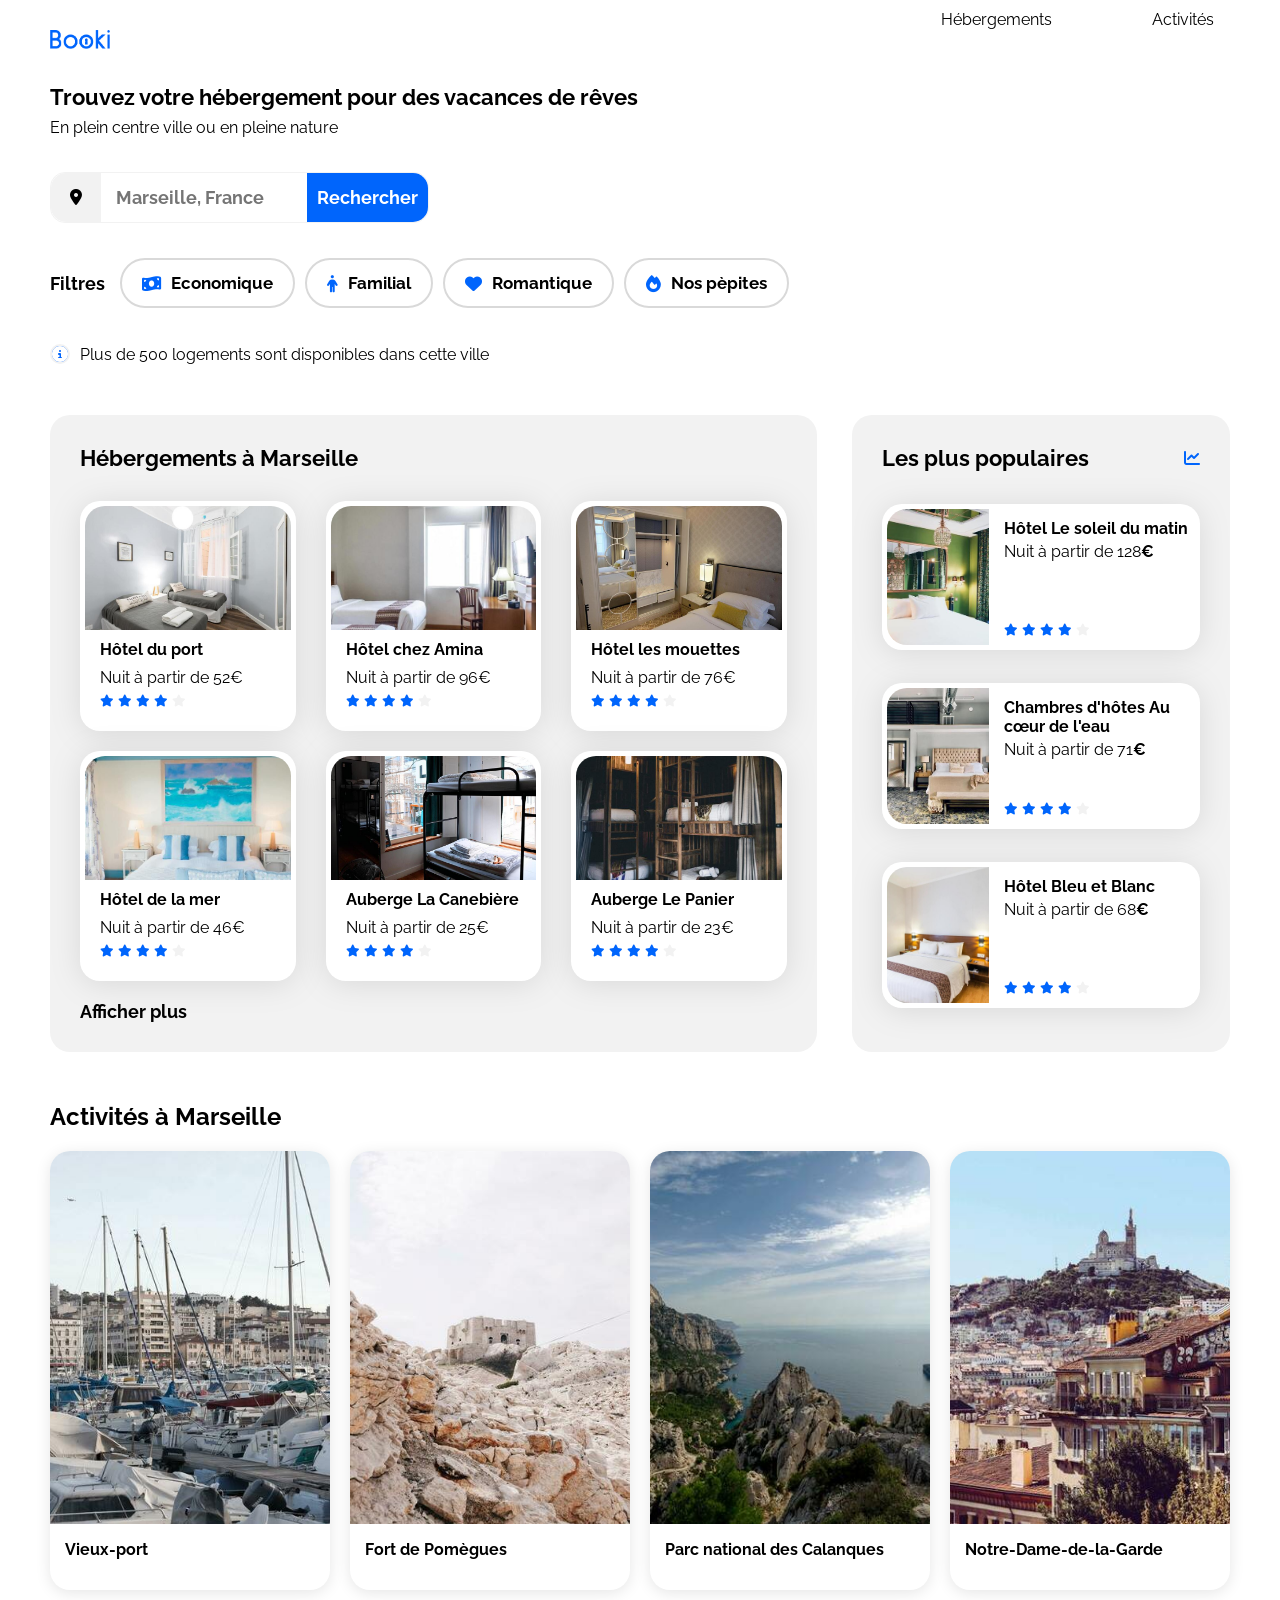
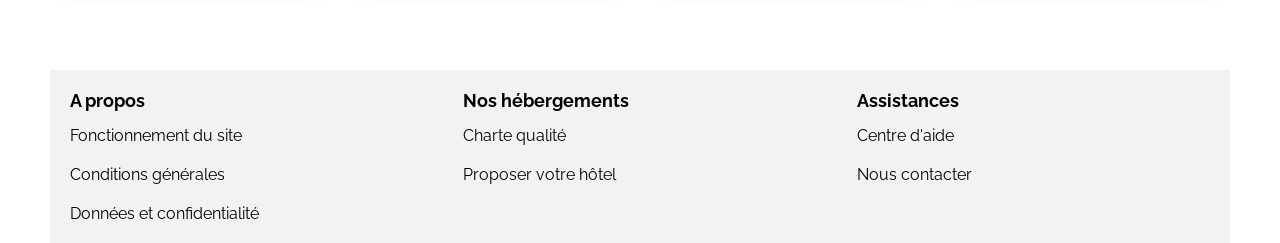
<file: index.html>
<!DOCTYPE html>
<html lang="fr">

<head>
    <meta charset="UTF-8">
    <meta name="viewport" content="width=device-width, initial-scale=1.0">
    <title>Booki</title>
    <link rel="preconnect" href="https://fonts.googleapis.com">
    <link rel="preconnect" href="https://fonts.gstatic.com" crossorigin>
    <link href="https://fonts.googleapis.com/css2?family=Raleway:wght@400;500;700&display=swap" rel="stylesheet">
    <link rel="stylesheet" href="https://cdnjs.cloudflare.com/ajax/libs/font-awesome/6.2.1/css/all.min.css"
        integrity="sha512-MV7K8+y+gLIBoVD59lQIYicR65iaqukzvf/nwasF0nqhPay5w/9lJmVM2hMDcnK1OnMGCdVK+iQrJ7lzPJQd1w=="
        crossorigin="anonymous" referrerpolicy="no-referrer">
    <link rel="stylesheet" href="style.css">
</head>

<body>
    <div class="main-container">

        <header>
            <nav>
                <img src="images/logo/Booki.png" alt="Logo Booki" id="logo">
                <ul id="menu">
                    <li><a href="#hebergement">Hébergements</a></li>
                    <li><a href="#activite">Activités</a></li>
                </ul>
            </nav>

            <div class="entete">
                <h1>Trouvez votre hébergement pour des vacances de rêves</h1>
                <p>En plein centre ville ou en pleine nature</p>
            </div>

            <div id="recherche">
                <i class="fa-solid fa-location-dot"></i>
                <form action="/recherche" method="get">
                    <label for="search"></label>
                    <input type="text" id="search" name="q" placeholder="Marseille, France">
                </form>
                <button class="recherche" type="submit">
                        <span class="pasLoupe">Rechercher</span>
                        <span class="loupe">
                            <i class="fa-solid fa-magnifying-glass"></i>
                        </span>
                </button>
            </div>

            <div id="filtre">
                <h2>Filtres</h2>
                <ul id="listeFiltre">
                    <li class="buttonFiltre">
                        <button>
                            <i class="fa-solid fa-money-bill-wave"></i>Economique
                        </button>
                    </li>
                    <li class="buttonFiltre">
                        <button>
                            <i class="fa-solid fa-person"></i>Familial
                        </button>
                    </li>
                    <li class="buttonFiltre">
                        <button>
                            <i class="fa-solid fa-heart"></i>Romantique
                        </button>
                    </li>
                    <li class="buttonFiltre">
                        <button>
                            <i class="fa-solid fa-fire"></i>Nos pèpites
                        </button>
                    </li>
                </ul>
            </div>

            <div id="info">
                <i class="fa-solid fa-circle-info"></i>
                <p>Plus de 500 logements sont disponibles dans cette ville</p>
            </div>
        </header>

        <main>
            <div class="hebergements-and-populaires">

                <section class="hebergements" id="hebergement">
                    <h2 class="section-title">Hébergements à Marseille</h2>

                    <div class="hebergements-cards">
                        <a href="#">
                            <article class="card">
                                <img src="images/hebergements/fred-kleber.jpg" alt="Hôtel du port">
                                <div class="card-content">
                                    <h3 class="card-title">Hôtel du port</h3>
                                    <p class="card-subtitle">Nuit à partir de 52€</p>
                                    <div class="card-rating">
                                        <i class="fa-xs fa-solid fa-star" aria-hidden="true"></i>
                                        <i class="fa-xs fa-solid fa-star" aria-hidden="true"></i>
                                        <i class="fa-xs fa-solid fa-star" aria-hidden="true"></i>
                                        <i class="fa-xs fa-solid fa-star" aria-hidden="true"></i>
                                        <i class="fa-xs fa-solid fa-star neutral-star" aria-hidden="true"></i>
                                        <span class="sr-only">Note de 4 sur 5</span>
                                    </div>
                                </div>
                            </article>
                        </a>
                        <a href="#">
                            <article class="card">
                                <img src="images/hebergements/febrian-zakaria.jpg" alt="Hôtel Chez Amina">
                                <div class="card-content">
                                    <h3 class="card-title">Hôtel chez Amina</h3>
                                    <p class="card-subtitle">Nuit à partir de 96€</p>
                                    <div class="card-rating">
                                        <i class="fa-xs fa-solid fa-star" aria-hidden="true"></i>
                                        <i class="fa-xs fa-solid fa-star" aria-hidden="true"></i>
                                        <i class="fa-xs fa-solid fa-star" aria-hidden="true"></i>
                                        <i class="fa-xs fa-solid fa-star" aria-hidden="true"></i>
                                        <i class="fa-xs fa-solid fa-star neutral-star" aria-hidden="true"></i>
                                        <span class="sr-only">Note de 4 sur 5</span>
                                    </div>
                                </div>
                            </article>
                        </a>
                        <a href="#">
                            <article class="card">
                                <img src="images/hebergements/reisetopia.jpg" alt="Hôtel Les mouettes">
                                <div class="card-content">
                                    <h3 class="card-title">Hôtel les mouettes</h3>
                                    <p class="card-subtitle">Nuit à partir de 76€</p>
                                    <div class="card-rating">
                                        <i class="fa-xs fa-solid fa-star" aria-hidden="true"></i>
                                        <i class="fa-xs fa-solid fa-star" aria-hidden="true"></i>
                                        <i class="fa-xs fa-solid fa-star" aria-hidden="true"></i>
                                        <i class="fa-xs fa-solid fa-star" aria-hidden="true"></i>
                                        <i class="fa-xs fa-solid fa-star neutral-star" aria-hidden="true"></i>
                                        <span class="sr-only">Note de 4 sur 5</span>
                                    </div>
                                </div>
                            </article>
                        </a>
                        <a href="#">
                            <article class="card">
                                <img src="images/hebergements/annie-spratt.jpg" alt="Hôtel de la mer">
                                <div class="card-content">
                                    <h3 class="card-title">Hôtel de la mer</h3>
                                    <p class="card-subtitle">Nuit à partir de 46€</p>
                                    <div class="card-rating">
                                        <i class="fa-xs fa-solid fa-star" aria-hidden="true"></i>
                                        <i class="fa-xs fa-solid fa-star" aria-hidden="true"></i>
                                        <i class="fa-xs fa-solid fa-star" aria-hidden="true"></i>
                                        <i class="fa-xs fa-solid fa-star" aria-hidden="true"></i>
                                        <i class="fa-xs fa-solid fa-star neutral-star" aria-hidden="true"></i>
                                        <span class="sr-only">Note de 4 sur 5</span>
                                    </div>
                                </div>
                            </article>
                        </a>
                        <a href="#">
                            <article class="card">
                                <img src="images/hebergements/marcus-loke.jpg" alt="Auberge La Canebière">
                                <div class="card-content">
                                    <h3 class="card-title">Auberge La Canebière</h3>
                                    <p class="card-subtitle">Nuit à partir de 25€</p>
                                    <div class="card-rating">
                                        <i class="fa-xs fa-solid fa-star" aria-hidden="true"></i>
                                        <i class="fa-xs fa-solid fa-star" aria-hidden="true"></i>
                                        <i class="fa-xs fa-solid fa-star" aria-hidden="true"></i>
                                        <i class="fa-xs fa-solid fa-star" aria-hidden="true"></i>
                                        <i class="fa-xs fa-solid fa-star neutral-star" aria-hidden="true"></i>
                                        <span class="sr-only">Note de 4 sur 5</span>
                                    </div>
                                </div>
                            </article>
                        </a>
                        <a href="#">
                            <article class="card">
                                <img src="images/hebergements/nicate-lee.jpg" alt="Auberge Le Panier">
                                <div class="card-content">
                                    <h3 class="card-title">Auberge Le Panier</h3>
                                    <p class="card-subtitle">Nuit à partir de 23€</p>
                                    <div class="card-rating">
                                        <i class="fa-xs fa-solid fa-star" aria-hidden="true"></i>
                                        <i class="fa-xs fa-solid fa-star" aria-hidden="true"></i>
                                        <i class="fa-xs fa-solid fa-star" aria-hidden="true"></i>
                                        <i class="fa-xs fa-solid fa-star" aria-hidden="true"></i>
                                        <i class="fa-xs fa-solid fa-star neutral-star" aria-hidden="true"></i>
                                        <span class="sr-only">Note de 4 sur 5</span>
                                    </div>
                                </div>
                            </article>
                        </a>
                    </div>

                    <a id="AfficherPlus" href="#">Afficher plus</a>
                </section>

                <section class="populaires">
                    <div class="populaires-title">
                        <h2 class="section-title">Les plus populaires</h2>
                        <i class="fa-solid fa-chart-line" aria-hidden="true"></i>
                    </div>

                    <div class="populaires-cards">
                        <a href="#">
                            <article class="card">
                                <img src="images/hebergements/emile-guillemot.jpg" alt="Hôtel Le soleil du matin">
                                <div class="card-content">
                                    <div class="card-txt">
                                        <h3 class="card-title">Hôtel Le soleil du matin</h3>
                                        <p class="card-subtitle">Nuit à partir de 128<span class="euro">€</span></p>
                                    </div>
                                    <div class="card-rating">
                                        <i class="fa-xs fa-solid fa-star" aria-hidden="true"></i>
                                        <i class="fa-xs fa-solid fa-star" aria-hidden="true"></i>
                                        <i class="fa-xs fa-solid fa-star" aria-hidden="true"></i>
                                        <i class="fa-xs fa-solid fa-star" aria-hidden="true"></i>
                                        <i class="fa-xs fa-solid fa-star neutral-star" aria-hidden="true"></i>
                                        <span class="sr-only">Note de 4 sur 5</span>
                                    </div>
                                </div>
                            </article>
                        </a>
                        <a href="#">
                            <article class="card">
                                <img src="images/hebergements/aw-creative.jpg" alt="Chambres d'hôtes Au cœur de l'eau">
                                <div class="card-content">
                                    <div class="card-txt">
                                        <h3 class="card-title">Chambres d'hôtes Au cœur de l'eau</h3>
                                        <p class="card-subtitle">Nuit à partir de 71<span class="euro">€</span></p>
                                    </div>
                                    <div class="card-rating">
                                        <i class="fa-xs fa-solid fa-star" aria-hidden="true"></i>
                                        <i class="fa-xs fa-solid fa-star" aria-hidden="true"></i>
                                        <i class="fa-xs fa-solid fa-star" aria-hidden="true"></i>
                                        <i class="fa-xs fa-solid fa-star" aria-hidden="true"></i>
                                        <i class="fa-xs fa-solid fa-star neutral-star" aria-hidden="true"></i>
                                        <span class="sr-only">Note de 4 sur 5</span>
                                    </div>
                                </div>
                            </article>
                        </a>
                        <a href="#">
                            <article class="card">
                                <img src="images/hebergements/febrian-zakaria2.jpg" alt="Hôtel Bleu et Blanc">
                                <div class="card-content">
                                    <div class="card-txt">
                                        <h3 class="card-title">Hôtel Bleu et Blanc</h3>
                                        <p class="card-subtitle">Nuit à partir de 68<span class="euro">€</span></p>
                                    </div>
                                    <div class="card-rating">
                                        <i class="fa-xs fa-solid fa-star" aria-hidden="true"></i>
                                        <i class="fa-xs fa-solid fa-star" aria-hidden="true"></i>
                                        <i class="fa-xs fa-solid fa-star" aria-hidden="true"></i>
                                        <i class="fa-xs fa-solid fa-star" aria-hidden="true"></i>
                                        <i class="fa-xs fa-solid fa-star neutral-star" aria-hidden="true"></i>
                                        <span class="sr-only">Note de 4 sur 5</span>
                                    </div>
                                </div>
                            </article>
                        </a>
                    </div>
                </section>

            </div>

            <section class="activites" id="activite">
                <h2>Activités à Marseille</h2>
                <div class="activites-cards">
                    <a href="#">
                        <article class="cardAct">
                            <img src="images/activites/reno-laithienne.jpg" alt="Photo du Vieux-port">
                            <div class="card-content">
                                <h3 class="card-title">Vieux-port</h3>
                            </div>
                        </article>
                    </a>
                    <a href="#">
                        <article class="cardAct">
                            <img src="images/activites/paul-hermann.jpg" alt="Photo du fort de Pomègues">
                            <div class="card-content">
                                <h3 class="card-title">Fort de Pomègues</h3>
                            </div>
                        </article>
                    </a>
                    <a href="#">
                        <article class="cardAct">
                            <img src="images/activites/kilyan-sockalingum.jpg" alt="Photo du Parc national des Calanques">
                            <div class="card-content">
                                <h3 class="card-title">Parc national des Calanques</h3>
                            </div>
                        </article>
                    </a>
                    <a href="#">
                        <article class="cardAct">
                            <img src="images/activites/florian-wehde.jpg" alt="Photo de Notre-dame-de-la-Garde">
                            <div class="card-content">
                                <h3 class="card-title">Notre-Dame-de-la-Garde</h3>
                            </div>
                        </article>
                    </a>
                </div>
            </section>
        </main>

        <footer>
            <section>
                <h2>A propos</h2>
                <ul>
                    <li><a href="#">Fonctionnement du site</a></li>
                    <li><a href="#">Conditions générales</a></li>
                    <li><a href="#">Données et confidentialité</a></li>
                </ul>
            </section>
            <section>
                <h2>Nos hébergements</h2>
                <ul>
                    <li><a href="#">Charte qualité</a></li>
                    <li><a href="#">Proposer votre hôtel</a></li>
                </ul>
            </section>
            <section>
                <h2>Assistances</h2>
                <ul>
                    <li><a href="#">Centre d'aide</a></li>
                    <li><a href="#">Nous contacter</a></li>
                </ul>
            </section>
        </footer>

    </div>
</body>

</html>
</file>
<file: style.css>
/****** General ***********/
:root {
    --main-color: #0065FC;
    --main-bg-color: #F2F2F2;
    --filter-bg-color: #DEEBFF;
}

* {
    font-family: 'Raleway', sans-serif;
}

body {
    display: flex;
    justify-content: center;
    margin: 0;
}

a {
    color: inherit;
    text-decoration: none;
}

h1 {
    margin: 0;
    font-weight: 700;
    font-size: 22px;
    padding-bottom: 8px;
}

.fa-solid {
    color: var(--main-color);
}

html {
    scroll-behavior: smooth;
}

/****** Layout principal ***********/
.main-container {
    width: 100%;
    max-width: 1440px;
    padding: 0 50px;
    box-sizing: border-box;
    min-width: 320px;
}


/****** Composants partagés ***********/
.section-title {
    margin: 0;
    font-size: 22px;
}

.card {
    background-color: white;
    border-radius: 20px;
    padding: 5px;
    filter: drop-shadow(0px 3px 15px rgba(0, 0, 0, 0.1));
}

.card img {
    width: 100%;
    object-fit: cover;
}

.card-title {
    font-size: 16px;
}

.euro {
    font-weight: 700;
}

.neutral-star {
    color: var(--main-bg-color);
}


/****** Navigation ***********/
nav {
    display: flex;
    justify-content: space-between;
    margin-bottom: 35px;
}

#logo {
    max-height: 19px;
    margin: 30px 50px 0 0;
}

#menu {
    list-style: none;
    display: flex;
    gap: 68px;
    margin: 0;
    padding: 0;
}

#menu a {
    display: flex;
    align-items: center;
    height: 35px;
    padding: 0 16px;
}

#menu li{
    border-top: solid 2px white;
}

#menu li:hover {
    color: var(--main-color);
    border-top: 2px solid var(--main-color);
    box-sizing: border-box;
}


/****** Header ***********/
header {
    margin-bottom: 35px;
}

.entete p {
    font-size: 16px;
    font-weight: 400;
    margin: 0;
}


/****** Barre de recherche ***********/
#recherche {
    display: inline-flex;
    border: 1px solid var(--main-bg-color);
    border-radius: 15px;
    margin: 35px 0;
    justify-content: space-between;
    width: 377px;
}


.fa-location-dot {
    background-color: var(--main-bg-color);
    border-radius: 15px 0 0 15px;
    width: 50px;
    height: 49px;
    display: flex;
    justify-content: center;
    align-items: center;
    color: black;
}

form {
    display: flex;
}

#search {
    border: none;
    font-size: 18px;
    font-weight: 700;
    outline: none;
    width: 177px;
}

button.recherche {
    background-color: var(--main-color);
    border-radius: 0 15px 15px 0;
    height: 49px;
    border: none;
    color: white;
    font-weight: 700;
    font-size: 18px;
    padding: 10px;
    padding-left: 0;
    cursor: pointer;
}

button.recherche:hover {
    box-shadow: 0px 0.1em 0.2em rgb(45 35 66 / 40%), 0px 0.4em 0.7em -0.1em rgb(45 35 66 / 30%), inset 0px -0.1em 0px #04106b;
}

.loupe {
    display: none;
}

.fa-magnifying-glass{
    color: white;
}

.pasLoupe {
    margin: 0;
    padding-left: 10px;
}


/****** Filtres ***********/
#filtre {
    display: flex;
    align-items: center;
    flex-wrap: wrap;
}

#filtre h2 {
    font-size: 18px;
    font-weight: 700;
    margin-right: 15px;
}

#listeFiltre {
    list-style: none;
    display: flex;
    gap: 10px;
    padding: 0;
    margin: 0;
}

.buttonFiltre button {
    display: inline-flex;
    align-items: center;
    height: 50px;
    padding: 0 20px;
    border: 2px solid #D9D9D9;
    border-radius: 50px;
    background-color: white;
    font-size: 17px;
    font-weight: 700;
    cursor: pointer;
    width: 100%;
    gap: 10px;
}

.buttonFiltre button:hover {
    background-color: var(--filter-bg-color);
}

#info {
    display: inline-flex;
    align-items: center;
    gap: 10px;
    margin-top: 20px;
}

.fa-circle-info {
    border-radius: 50%;
    background-color: var(--main-color);
    color: white !important;
    border: 2px solid var(--main-bg-color);
}


/****** Hébergements & Populaires ***********/
.hebergements-and-populaires {
    display: flex;
    justify-content: space-between;
}

.hebergements-and-populaires section {
    background-color: var(--main-bg-color);
    border-radius: 20px;
    padding: 30px;
    box-sizing: border-box;
}


/****** Hébergements ***********/
.hebergements {
    width: 65%;
}

.hebergements-cards {
    display: grid;
    grid-template-columns: repeat(3, 1fr);
    gap: 30px;
    margin-top: 30px;
}

.hebergements-cards a {
    display: block;
    min-width: 0;
}

.hebergements-cards .card {
    display: flex;
    flex-direction: column;
    height: 100%;
}

.hebergements-cards img {
    height: 124px;
    border-radius: 20px 20px 0 0;
}

.hebergements-cards .card-content {
    padding: 0 15px;
    display: flex;
    flex-direction: column;
    justify-content: space-between;
    box-sizing: border-box;
}

.hebergements-cards .card-title {
    margin: 10px 0 4px;
}

.hebergements-cards .card-subtitle {
    margin: 5px 0;
}

.hebergements-cards .card-rating {
    margin-bottom: 5px;
}

#AfficherPlus {
    display: block;
    font-size: 18px;
    font-weight: 700;
    margin-top: 30px;
}


/****** Populaires ***********/
.populaires {
    width: 32%;
}

.populaires-title {
    display: flex;
    justify-content: space-between;
    align-items: center;
}

.populaires-cards .card {
    display: flex;
    margin-top: 33px;
}

.populaires-cards img {
    width: 33%;
    height: 136px;
    border-radius: 20px 0 0 20px;
}

.populaires-cards .card-content {
    width: 67%;
    padding-left: 15px;
    display: flex;
    flex-direction: column;
    justify-content: space-between;
    box-sizing: border-box;
}

.populaires-cards .card-title {
    margin: 10px 0 4px;
}

.populaires-cards .card-subtitle {
    margin: 0;
}

.populaires-cards .card-rating {
    margin-bottom: 5px;
}


/****** Activités ***********/
.activites {
    padding: 30px 0;
}

.activites-cards {
    display: flex;
    justify-content: space-between;
}

.activites-cards a {
    width: calc(25% - 15px);
}

.activites-cards .cardAct {
    height: 439px;
    border-radius: 20px;
    box-shadow: 0px 3px 15px 0px rgba(0, 0, 0, 0.1);
    display: flex;
    flex-direction: column;
}

.activites-cards img {
    width: 100%;
    height: 85%;
    border-radius: 20px 20px 0 0;
    object-fit: cover;
}

.activites-cards .card-content {
    display: flex;
    align-items: center;
    max-height: 15%;
}

.activites-cards .card-title {
    padding: 0 8px 0 15px;
}


/****** Footer ***********/
footer {
    display: grid;
    grid-template-columns: repeat(3, 1fr);
    background-color: var(--main-bg-color);
    margin-top: 50px;
}

footer section {
    padding: 20px;
}

footer h2 {
    font-size: 18px;
    margin-top: 0;
}

footer ul {
    list-style: none;
    display: flex;
    flex-direction: column;
    gap: 20px;
    padding: 0;
    margin: 0;
}

footer a {font-size: 16px;}


/****** Media Queries ***********/

/* Tablette (≤ 1024px) */
@media (max-width: 1024px) {

    #filtre {
    display: flex;
    align-items: flex-start;
    flex-wrap: wrap;
    flex-direction: column;
    }
    
    .hebergements-and-populaires {
        flex-direction: column;
    }

    .hebergements {
        width: 100%;
    }

    .populaires {
        width: 100%;
        margin-top: 50px;
    }

    .populaires-cards {
        display: flex;
        justify-content: space-between;
    }

    .populaires-cards a {
        width: 30%;
    }

    .populaires-cards .card-title {
        font-size: 14px;
    }

    .populaires-cards .card-subtitle {
        font-size: 13px;
    }

    .activites-cards .cardAct {
        max-height: 270px;
    }

    .activites-cards img {
        height: 200px;
    }

    .activites-cards .card-content {
        height: 70px;
        padding: 10px;
    }

    #filtre h2{
        margin: 0px 0px 20px;
    }
}

/* Mobile (< 768px) */
@media (max-width: 767px) {
    .main-container {
        padding: 0;
    }

    nav {
        flex-direction: column;
        align-items: center;
    }

    #logo {
        margin: 30px;
    }

    #menu {
        width: 100%;
        gap: 0;
    }

    #menu li {
        width: 50%;
        height: 35px;
        display: flex;
        align-items: center;
        justify-content: center;
        border-bottom: 2px solid var(--main-bg-color);
    }

    #menu a {
        padding: 0;
    }

    #menu li:hover {
        color: var(--main-color);
        border-bottom: 2px solid var(--main-color);
        border-top: none;
    }

    #menu a:hover {
        border-top: none;
    }

    header {
        margin: 20px;
    }

    #recherche {
    width: 100%;
    }

    #recherche button {
        width: 49px;
        border-radius: 15px;
        box-shadow: 0px 4px 4px 0px rgba(0, 0, 0, 0.25);
        padding: 10px;
    }

    .loupe {
        display: inline;
    }

    .pasLoupe {
        display: none;
    }

    #filtre {
        flex-direction: column;
        align-items: flex-start;
    }

    #listeFiltre {
        display: grid;
        grid-template-columns: repeat(2, 1fr);
        width: 100%;
    }

    .hebergements-and-populaires {
        flex-direction: column-reverse;
    }

    .hebergements-and-populaires section {
        border-radius: 0;
    }

    .hebergements-and-populaires .card {
        margin-top: 15px;
    }

    section.hebergements {
        background-color: white;
    }

    .hebergements-cards {
        display: flex;
        flex-direction: column;
        gap: 0;
        margin-top: 0;
    }

    .populaires {
        margin-top: 0;
    }

    .populaires-cards {
        flex-direction: column;
    }

    .populaires-cards a {
        width: 100%;
    }
        
    .activites{
        margin: 30px;
    }

    .activites-cards {
        flex-direction: column;
    }

    .activites-cards a {
        width: 100%;
        margin-top: 15px;
    }

    .activites-cards .cardAct {
        max-height: 200px;
    }

    .activites-cards img {
        height: 70%;
    }

    footer {
        display: flex;
        flex-direction: column;
        padding: 30px;
    }

    .activites{
        margin: 30px;
    }
}
</file>
